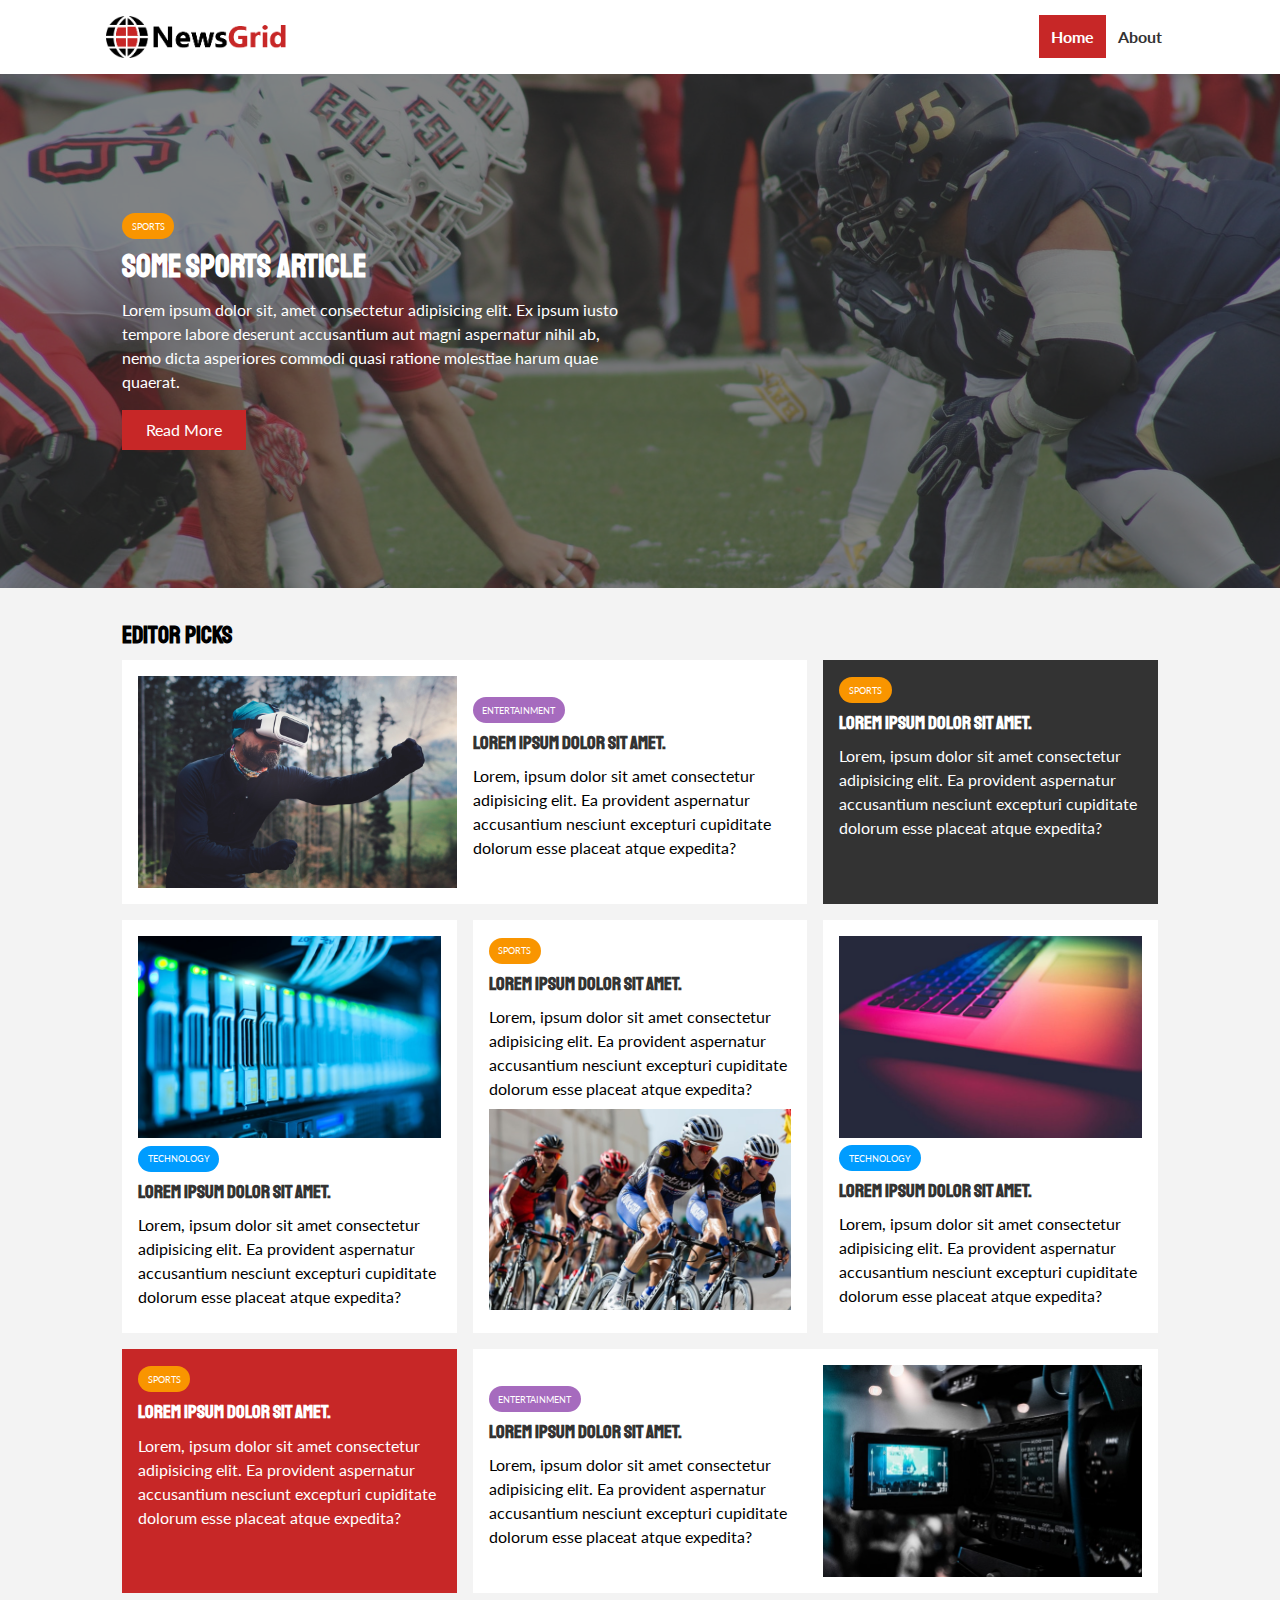
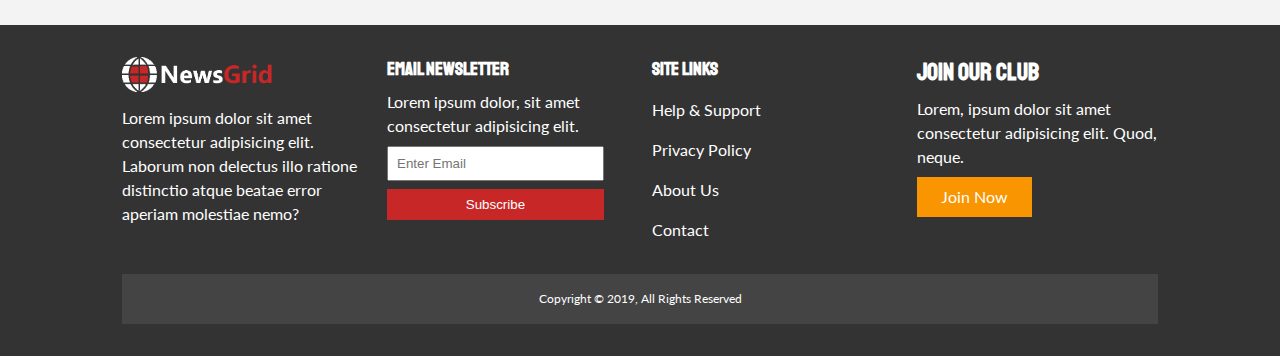
<file: index.html>
<!DOCTYPE html>
<html lang="en">
<head>
  <meta charset="UTF-8">
  <meta name="viewport" content="width=device-width, initial-scale=1.0">
  <meta http-equiv="X-UA-Compatible" content="ie=edge">
  <link rel="stylesheet" href="https://use.fontawesome.com/releases/v5.8.2/css/all.css" integrity="sha384-oS3vJWv+0UjzBfQzYUhtDYW+Pj2yciDJxpsK1OYPAYjqT085Qq/1cq5FLXAZQ7Ay" crossorigin="anonymous">
  <link href="https://fonts.googleapis.com/css?family=Lato|Staatliches&display=swap" rel="stylesheet">
  <link rel="stylesheet" href="css/style.css">
  <link rel="stylesheet" media="screen and (max-width: 768px)" href="css/mobil.css">
  <link rel="shortcut icon" href="/NewsGrid/favicon.ico" type="image/x-icon">
  <title>NewGrid | Latest News</title>
</head>
<body>
  <nav id="main-nav">
    <div class="container">
      <img src="img/logo.png" alt="NewsGrid" class="logo">
      <div class="social">
        <a href="http://facebook.com" target="_blank"><i class="fab fa-facebook fa-2x"></i></a>
        <a href="http://twitter.com" target="_blank"><i class="fab fa-twitter fa-2x"></i></a>
        <a href="http://instagram.com" target="_blank"><i class="fab fa-instagram fa-2x"></i></a>
        <a href="http://youtube.com" target="_blank"><i class="fab fa-youtube fa-2x"></i></a>
      </div>
      <ul>
        <li><a href="index.html" class="current">Home</a></li>
        <li><a href="about.html" class="about">About</a></li>
      </ul>
    </div>
  </nav>
  <!-- showcase -->
  <header id="showcase">
    <div class="container">
      <div class="showcase-container">
        <div class="showcase-content">
          <div class="category category-sports">Sports</div>
          <h1>Some Sports Article</h1>
          <p>Lorem ipsum dolor sit, amet consectetur adipisicing elit. Ex ipsum iusto tempore labore deserunt accusantium aut magni aspernatur nihil ab, nemo dicta asperiores commodi quasi ratione molestiae harum quae quaerat.</p>
          <a href="article.html" class="btn btn-primary">Read More</a>
        </div>
      </div>
    </div>
  </header>

  <!-- Home Articles -->
  <section id="home-articles" class="py-2">
    <div class="container">
      <h2>Editor Picks</h2>
      <div class="articles-container">
        <article class="card">
          <img src="img/articles/ent1.jpg" alt="">
          <div>
            <div class="category category-ent">Entertainment</div>
            <h3>
              <a href="article.html">Lorem ipsum dolor sit amet.</a>
            </h3>
            <p>Lorem, ipsum dolor sit amet consectetur adipisicing elit. Ea provident aspernatur accusantium nesciunt excepturi cupiditate dolorum esse placeat atque expedita?</p>
          </div>
        </article>
        <article class="card bg-dark">
          <div class="category category-sports">Sports</div>
          <h3>
            <a href="article.html">Lorem ipsum dolor sit amet.</a>
          </h3>
          <p>Lorem, ipsum dolor sit amet consectetur adipisicing elit. Ea provident aspernatur accusantium nesciunt excepturi cupiditate dolorum esse placeat atque expedita?</p>
        </article>
        <article class="card">
          <img src="img/articles/tech1.jpg" alt="">
          <div class="category category-tech">Technology</div>
          <h3>
            <a href="article.html">Lorem ipsum dolor sit amet.</a>
          </h3>
          <p>Lorem, ipsum dolor sit amet consectetur adipisicing elit. Ea provident aspernatur accusantium nesciunt excepturi cupiditate dolorum esse placeat atque expedita?</p>
        </article>
        <article class="card">
          <div class="category category-sports">Sports</div>
          <h3>
            <a href="article.html">Lorem ipsum dolor sit amet.</a>
          </h3>
          <p>Lorem, ipsum dolor sit amet consectetur adipisicing elit. Ea provident aspernatur accusantium nesciunt excepturi cupiditate dolorum esse placeat atque expedita?</p>
          <img src="img/articles/sports1.jpg" alt="">
        </article>
        <article class="card">
          <img src="img/articles/tech2.jpg" alt="">
          <div class="category category-tech">Technology</div>
          <h3>
            <a href="article.html">Lorem ipsum dolor sit amet.</a>
          </h3>
          <p>Lorem, ipsum dolor sit amet consectetur adipisicing elit. Ea provident aspernatur accusantium nesciunt excepturi cupiditate dolorum esse placeat atque expedita?</p>
        </article>
        <article class="card bg-primary">
          <div class="category category-sports">Sports</div>
          <h3>
            <a href="article.html">Lorem ipsum dolor sit amet.</a>
          </h3>
          <p>Lorem, ipsum dolor sit amet consectetur adipisicing elit. Ea provident aspernatur accusantium nesciunt excepturi cupiditate dolorum esse placeat atque expedita?</p>
        </article>
        <article class="card">
          <div>
            <div class="category category-ent">Entertainment</div>
            <h3>
              <a href="article.html">Lorem ipsum dolor sit amet.</a>
            </h3>
            <p>Lorem, ipsum dolor sit amet consectetur adipisicing elit. Ea provident aspernatur accusantium nesciunt excepturi cupiditate dolorum esse placeat atque expedita?</p>
          </div>
          <img src="img/articles/ent2.jpg" alt="">
        </article>
      </div>
    </div>
  </section>

  <!-- footer -->

  <footer id="main-footer" class="py-2">
    <div class="container footer-container">
      <div>
        <img src="img/logo_light.png" alt="NewsGrid">
        <p>Lorem ipsum dolor sit amet consectetur adipisicing elit. Laborum non delectus illo ratione distinctio atque beatae error aperiam molestiae nemo?</p>
      </div>
      <div>
        <h3>Email Newsletter</h3>
        <p>Lorem ipsum dolor, sit amet consectetur adipisicing elit.</p>
        <form name="contact" method="POST" data-netlify="ture">
          <input type="email" name="email" placeholder="Enter Email">
          <input type="submit" value="Subscribe" class="btn btn-primary">
        </form>
      </div>
      <div>
        <h3>Site Links</h3>
        <ul class="list">
          <li><a href="#">Help & Support</a></li>
          <li><a href="#">Privacy Policy</a></li>
          <li><a href="#">About Us</a></li>
          <li><a href="#">Contact</a></li>
        </ul>
      </div>
      <div>
        <h2>Join Our Club</h2>
        <p>Lorem, ipsum dolor sit amet consectetur adipisicing elit. Quod, neque.</p>
        <a href="#" class="btn btn-secondary">Join Now</a>
      </div>
      <div>
        <p>
          Copyright &copy; 2019, All Rights Reserved
        </p>
      </div>
    </div>
  </footer>
</body>
</html>
</file>
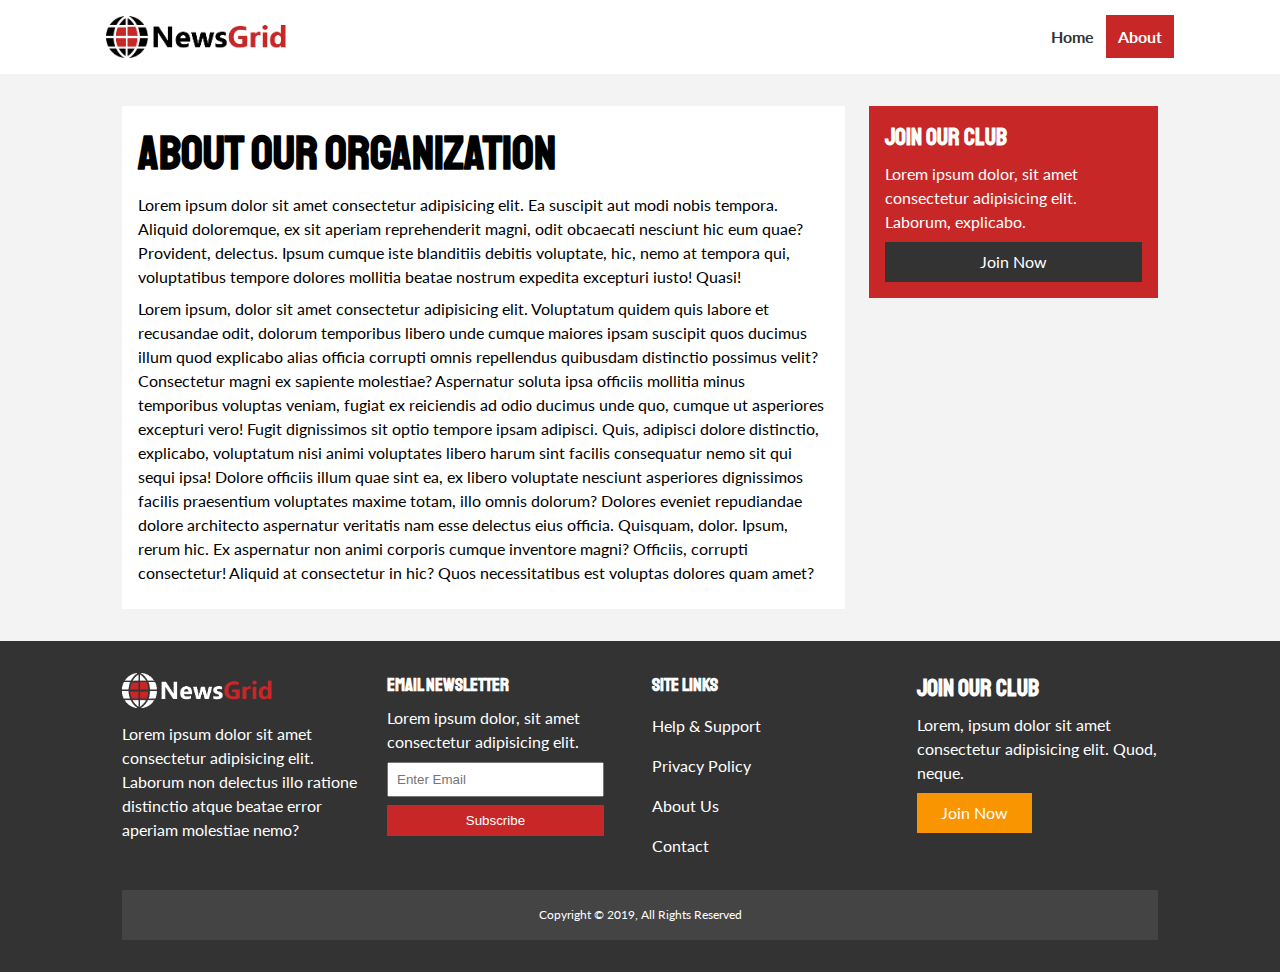
<file: about.html>
<!DOCTYPE html>
<html lang="en">
<head>
  <meta charset="UTF-8">
  <meta name="viewport" content="width=device-width, initial-scale=1.0">
  <meta http-equiv="X-UA-Compatible" content="ie=edge">
  <link rel="stylesheet" href="https://use.fontawesome.com/releases/v5.8.2/css/all.css" integrity="sha384-oS3vJWv+0UjzBfQzYUhtDYW+Pj2yciDJxpsK1OYPAYjqT085Qq/1cq5FLXAZQ7Ay" crossorigin="anonymous">
  <link href="https://fonts.googleapis.com/css?family=Lato|Staatliches&display=swap" rel="stylesheet">
  <link rel="stylesheet" href="css/style.css">
  <link rel="stylesheet" media="screen and (max-width: 768px)" href="css/mobil.css">
  <link rel="shortcut icon" href="/NewsGrid/favicon.ico" type="image/x-icon">
  <title>NewGrid | About</title>
</head>
<body>
  <nav id="main-nav">
    <div class="container">
      <img src="img/logo.png" alt="NewsGrid" class="logo">
      <div class="social">
        <a href="http://facebook.com" target="_blank"><i class="fab fa-facebook fa-2x"></i></a>
        <a href="http://twitter.com" target="_blank"><i class="fab fa-twitter fa-2x"></i></a>
        <a href="http://instagram.com" target="_blank"><i class="fab fa-instagram fa-2x"></i></a>
        <a href="http://youtube.com" target="_blank"><i class="fab fa-youtube fa-2x"></i></a>
      </div>
      <ul>
        <li><a href="index.html" >Home</a></li>
        <li><a href="about.html" class="current">About</a></li>
      </ul>
    </div>
  </nav>

  <section id="about">
    <div class="container">
      <div class="page-container">
        <article class="card">
          <h1 class="l-heading">About Our Organization</h1>
          <p>Lorem ipsum dolor sit amet consectetur adipisicing elit. Ea suscipit aut modi nobis tempora. Aliquid doloremque, ex sit aperiam reprehenderit magni, odit obcaecati nesciunt hic eum quae? Provident, delectus. Ipsum cumque iste blanditiis debitis voluptate, hic, nemo at tempora qui, voluptatibus tempore dolores mollitia beatae nostrum expedita excepturi iusto! Quasi!</p>
          <p>Lorem ipsum, dolor sit amet consectetur adipisicing elit. Voluptatum quidem quis labore et recusandae odit, dolorum temporibus libero unde cumque maiores ipsam suscipit quos ducimus illum quod explicabo alias officia corrupti omnis repellendus quibusdam distinctio possimus velit? Consectetur magni ex sapiente molestiae? Aspernatur soluta ipsa officiis mollitia minus temporibus voluptas veniam, fugiat ex reiciendis ad odio ducimus unde quo, cumque ut asperiores excepturi vero! Fugit dignissimos sit optio tempore ipsam adipisci. Quis, adipisci dolore distinctio, explicabo, voluptatum nisi animi voluptates libero harum sint facilis consequatur nemo sit qui sequi ipsa! Dolore officiis illum quae sint ea, ex libero voluptate nesciunt asperiores dignissimos facilis praesentium voluptates maxime totam, illo omnis dolorum? Dolores eveniet repudiandae dolore architecto aspernatur veritatis nam esse delectus eius officia. Quisquam, dolor. Ipsum, rerum hic. Ex aspernatur non animi corporis cumque inventore magni? Officiis, corrupti consectetur! Aliquid at consectetur in hic? Quos necessitatibus est voluptas dolores quam amet?</p>
        </article>
        <aside class="card bg-primary">
          <h2>Join Our Club</h2>
          <p>Lorem ipsum dolor, sit amet consectetur adipisicing elit. Laborum, explicabo.</p>
          <a href="#" class="btn btn-dark btn-block">Join Now</a>
        </aside>
      </div>
    </div>
  </section>


  <!-- footer -->

  <footer id="main-footer" class="py-2">
    <div class="container footer-container">
      <div>
        <img src="img/logo_light.png" alt="NewsGrid">
        <p>Lorem ipsum dolor sit amet consectetur adipisicing elit. Laborum non delectus illo ratione distinctio atque beatae error aperiam molestiae nemo?</p>
      </div>
      <div>
        <h3>Email Newsletter</h3>
        <p>Lorem ipsum dolor, sit amet consectetur adipisicing elit.</p>
        <form name="contact" method="POST" data-netlify="ture">
          <input type="email" name="email" placeholder="Enter Email">
          <input type="submit" value="Subscribe" class="btn btn-primary">
        </form>
      </div>
      <div>
        <h3>Site Links</h3>
        <ul class="list">
          <li><a href="#">Help & Support</a></li>
          <li><a href="#">Privacy Policy</a></li>
          <li><a href="#">About Us</a></li>
          <li><a href="#">Contact</a></li>
        </ul>
      </div>
      <div>
        <h2>Join Our Club</h2>
        <p>Lorem, ipsum dolor sit amet consectetur adipisicing elit. Quod, neque.</p>
        <a href="#" class="btn btn-secondary">Join Now</a>
      </div>
      <div>
        <p>
          Copyright &copy; 2019, All Rights Reserved
        </p>
      </div>
    </div>
  </footer>
</body>
</html>
</file>
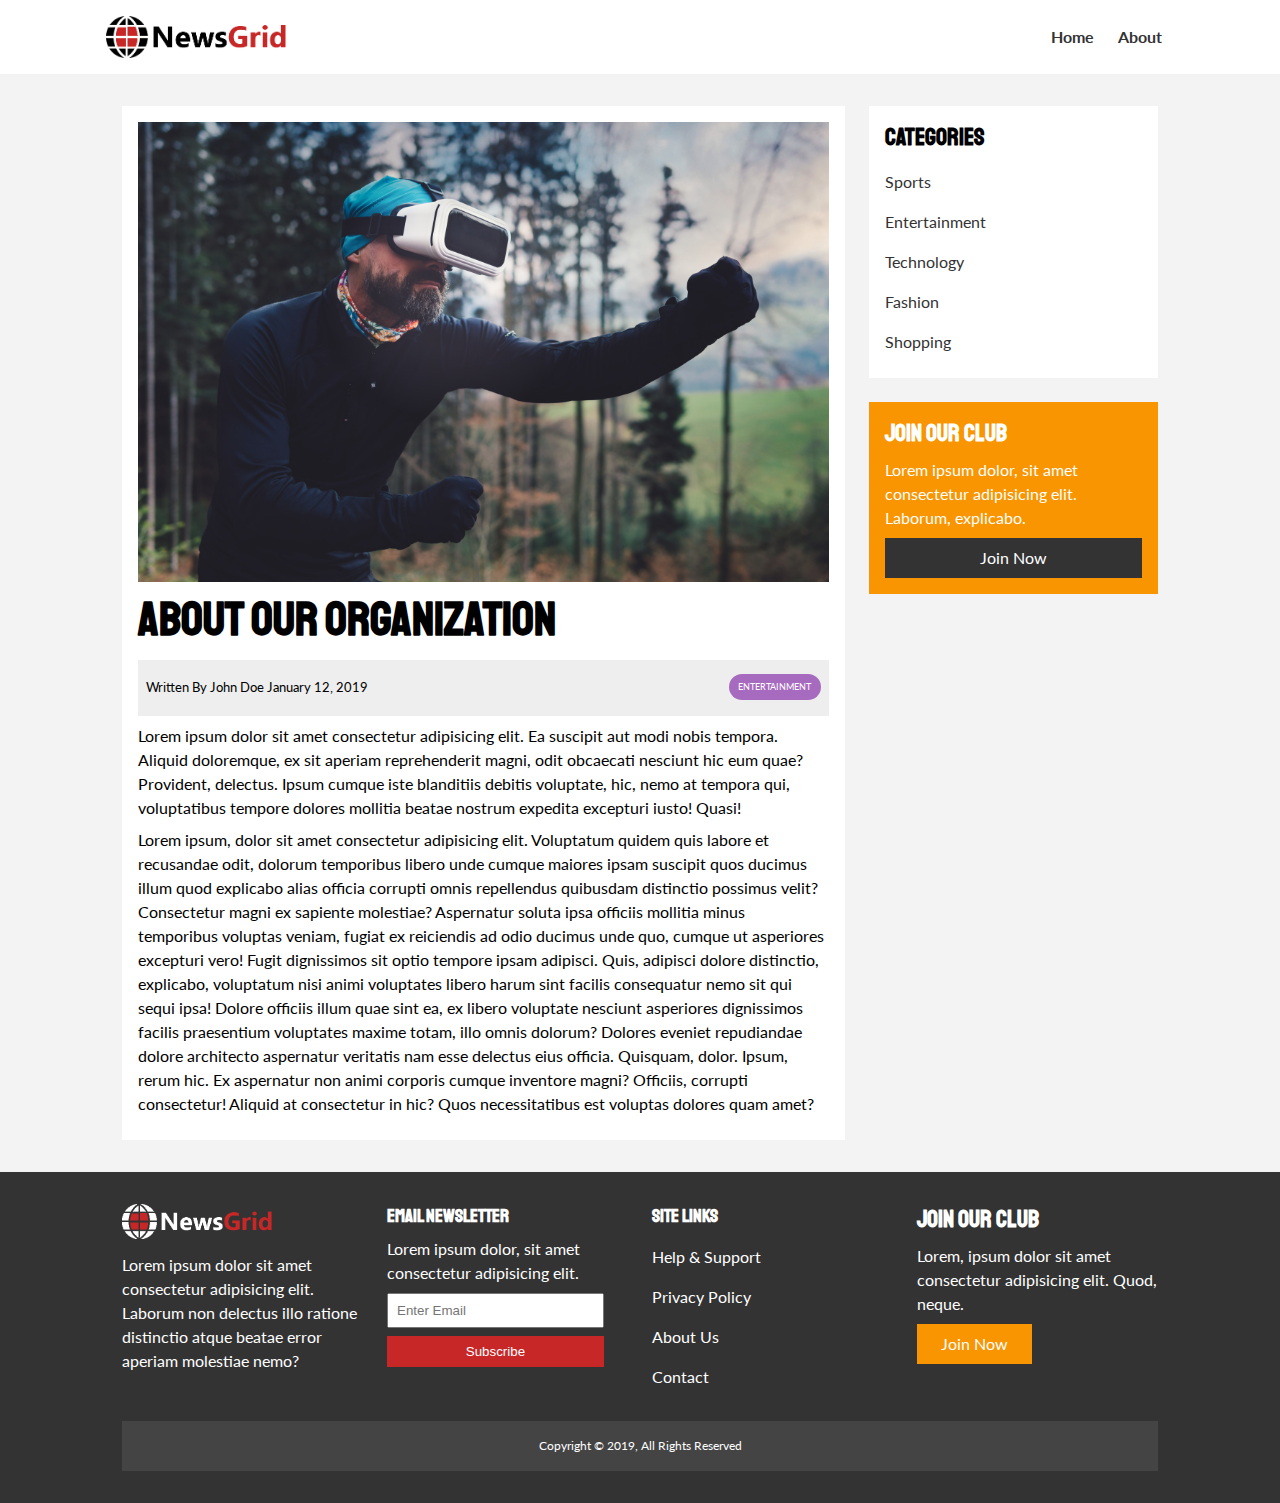
<file: article.html>
<!DOCTYPE html>
<html lang="en">
<head>
  <meta charset="UTF-8">
  <meta name="viewport" content="width=device-width, initial-scale=1.0">
  <meta http-equiv="X-UA-Compatible" content="ie=edge">
  <link rel="stylesheet" href="https://use.fontawesome.com/releases/v5.8.2/css/all.css" integrity="sha384-oS3vJWv+0UjzBfQzYUhtDYW+Pj2yciDJxpsK1OYPAYjqT085Qq/1cq5FLXAZQ7Ay" crossorigin="anonymous">
  <link href="https://fonts.googleapis.com/css?family=Lato|Staatliches&display=swap" rel="stylesheet">
  <link rel="stylesheet" href="css/style.css">
  <link rel="stylesheet" media="screen and (max-width: 768px)" href="css/mobil.css">
  <link rel="shortcut icon" href="/NewsGrid/favicon.ico" type="image/x-icon">
  <title>NewGrid | Latest News</title>
</head>
<body>
  <nav id="main-nav">
    <div class="container">
      <img src="img/logo.png" alt="NewsGrid" class="logo">
      <div class="social">
        <a href="http://facebook.com" target="_blank"><i class="fab fa-facebook fa-2x"></i></a>
        <a href="http://twitter.com" target="_blank"><i class="fab fa-twitter fa-2x"></i></a>
        <a href="http://instagram.com" target="_blank"><i class="fab fa-instagram fa-2x"></i></a>
        <a href="http://youtube.com" target="_blank"><i class="fab fa-youtube fa-2x"></i></a>
      </div>
      <ul>
        <li><a href="index.html">Home</a></li>
        <li><a href="about.html">About</a></li>
      </ul>
    </div>
  </nav>

  <section id="article">
    <div class="container">
      <div class="page-container">
        <article class="card">
          <img src="img/articles/ent1.jpg" alt="">
          <h1 class="l-heading">About Our Organization</h1>
          <div class="meta">
            <small>
              <i class="fas fa-user"></i> Written By John Doe January 12, 2019
            </small>
            <div class="category category-ent">Entertainment</div>
          </div>
          <p>Lorem ipsum dolor sit amet consectetur adipisicing elit. Ea suscipit aut modi nobis tempora. Aliquid doloremque, ex sit aperiam reprehenderit magni, odit obcaecati nesciunt hic eum quae? Provident, delectus. Ipsum cumque iste blanditiis debitis voluptate, hic, nemo at tempora qui, voluptatibus tempore dolores mollitia beatae nostrum expedita excepturi iusto! Quasi!</p>
          <p>Lorem ipsum, dolor sit amet consectetur adipisicing elit. Voluptatum quidem quis labore et recusandae odit, dolorum temporibus libero unde cumque maiores ipsam suscipit quos ducimus illum quod explicabo alias officia corrupti omnis repellendus quibusdam distinctio possimus velit? Consectetur magni ex sapiente molestiae? Aspernatur soluta ipsa officiis mollitia minus temporibus voluptas veniam, fugiat ex reiciendis ad odio ducimus unde quo, cumque ut asperiores excepturi vero! Fugit dignissimos sit optio tempore ipsam adipisci. Quis, adipisci dolore distinctio, explicabo, voluptatum nisi animi voluptates libero harum sint facilis consequatur nemo sit qui sequi ipsa! Dolore officiis illum quae sint ea, ex libero voluptate nesciunt asperiores dignissimos facilis praesentium voluptates maxime totam, illo omnis dolorum? Dolores eveniet repudiandae dolore architecto aspernatur veritatis nam esse delectus eius officia. Quisquam, dolor. Ipsum, rerum hic. Ex aspernatur non animi corporis cumque inventore magni? Officiis, corrupti consectetur! Aliquid at consectetur in hic? Quos necessitatibus est voluptas dolores quam amet?</p>
        </article>

        <aside id="category" class="card">
          <h2>categories</h2>
          <ul class="list">
            <li><a href="#"><i class="fas fa-chevron-right"></i> Sports</a></li>
            <li><a href="#"><i class="fas fa-chevron-right"></i> Entertainment</a></li>
            <li><a href="#"><i class="fas fa-chevron-right"></i> Technology</a></li>
            <li><a href="#"><i class="fas fa-chevron-right"></i> Fashion</a></li>
            <li><a href="#"><i class="fas fa-chevron-right"></i> Shopping</a></li>
          </ul>
        </aside>

        <aside class="card bg-secondary">
          <h2>Join Our Club</h2>
          <p>Lorem ipsum dolor, sit amet consectetur adipisicing elit. Laborum, explicabo.</p>
          <a href="#" class="btn btn-dark btn-block">Join Now</a>
        </aside>
      </div>
    </div>
  </section>

  <!-- footer -->

  <footer id="main-footer" class="py-2">
    <div class="container footer-container">
      <div>
        <img src="img/logo_light.png" alt="NewsGrid">
        <p>Lorem ipsum dolor sit amet consectetur adipisicing elit. Laborum non delectus illo ratione distinctio atque beatae error aperiam molestiae nemo?</p>
      </div>
      <div>
        <h3>Email Newsletter</h3>
        <p>Lorem ipsum dolor, sit amet consectetur adipisicing elit.</p>
        <form name="contact" method="POST" data-netlify="ture">
          <input type="email" name="email" placeholder="Enter Email">
          <input type="submit" value="Subscribe" class="btn btn-primary">
        </form>
      </div>
      <div>
        <h3>Site Links</h3>
        <ul class="list">
          <li><a href="#">Help & Support</a></li>
          <li><a href="#">Privacy Policy</a></li>
          <li><a href="#">About Us</a></li>
          <li><a href="#">Contact</a></li>
        </ul>
      </div>
      <div>
        <h2>Join Our Club</h2>
        <p>Lorem, ipsum dolor sit amet consectetur adipisicing elit. Quod, neque.</p>
        <a href="#" class="btn btn-secondary">Join Now</a>
      </div>
      <div>
        <p>
          Copyright &copy; 2019, All Rights Reserved
        </p>
      </div>
    </div>
  </footer>
</body>
</html>
</file>
<file: css/style.css>
:root {
  --primary-color: #c72727;
  --secondary-color: #f99500;
  --light-color: #f3f3f3;
  --dark-color: #333;
  --max-width: 1100px;
}

.category {
  --sports-color: #f99500;
  --ent-color: #a66bbe;
  --tech-color: #009cff;
}

* {
  margin: 0;
  padding: 0;
  box-sizing: border-box;
}

body {
  font-family: 'lato', sans-serif;
  line-height: 1.5;
  background: var(--light-color);
}

a {
  color: #333;
  text-decoration: none;
}

p {
  margin: .5rem 0;
}

ul {
  list-style: none;
}

img {
  width: 100%;
}

h1, h2, h3, h4, h5, h6 {
  font-family: 'staatliches', cursive;
  margin-bottom: .55rem;
  line-height: 1.3;
}

/* Utility */
.container {
  max-width: var(--max-width);
  margin: auto;
  padding: 0 2rem;
  overflow: hidden;
}

.category {
  display: inline-block;
  color: #fff;
  font-size: 0.55rem;
  text-transform: uppercase;
  padding: 0.4rem 0.6rem;
  border-radius: 15px;
  margin-bottom: 0.5rem;
}

.category-sports { background: var(--sports-color) }
.category-ent { background: var(--ent-color) }
.category-tech { background: var(--tech-color) }

.btn {
  display: inline-block;
  border: none;
  background: var(--dark-color);
  color: #fff;
  padding: 0.5rem 1.5rem;
}

.btn-light { background: var(--light-color) }
.btn-primary { background: var(--primary-color) }
.btn-secondary { background: var(--secondary-color) }

.btn-block {
  display: block;
  width: 100%;
  text-align: center;
}

.btn:hover {
  opacity: 0.9;
}

.card {
  background: #fff;
  padding: 1rem;
}

.bg-dark {
  background: var(--dark-color);
  color: #fff;
}

.bg-primary {
  background: var(--primary-color);
  color: #fff;
}

.bg-secondary {
  background: var(--secondary-color);
  color: #fff;
}

.bg-dark h1,
.bg-dark h2,
.bg-dark h3,
.bg-dark a,
.bg-primary h1,
.bg-primary h2,
.bg-primary h3,
.bg-primary a,
.bg-secondary h1,
.bg-secondary h2,
.bg-secondary h3,
.bg-secondary a {
  color: #fff;
}

.py-1 { padding: 1.5rem 0 }
.py-2 { padding: 2rem 0 }
.py-3 { padding: 3rem 0 }
.p-1 { padding: 1.5rem }
.p-2 { padding: 2rem }
.p-3 { padding: 3rem }

.l-heading {
  font-size: 3rem;
}


.list li {
  padding: .5rem 0;
  width: 90%;
}

/* Inner page grid container */
.page-container {
  display: grid;
  grid-template-columns: 5fr 2fr;
  margin: 2rem 0;
  grid-gap: 1.5rem;
}

.page-container > *:first-child {
  grid-row: 1 / span 3;
}

/* Navigation */
#main-nav {
  background: #fff;
  position: sticky;
  top: 0;
  z-index: 2;
}

#main-nav .container {
  display: grid;
  grid-template-columns: 6fr 3fr 2fr;
  padding: 1rem;
  align-items: center;
  /* border: 2px solid coral; */
}

#main-nav .logo {
  width: 180px;
  /* border: 2px solid coral; */
}

#main-nav ul {
  justify-self: end;
  display: flex;
  /* border: 2px solid coral; */
}

#main-nav ul li a {
  padding: 0.75rem;
  font-weight: bold;
}

#main-nav ul li a.current {
  background: var(--primary-color);
  color: #fff;
}

#main-nav ul li a:hover {
  background: var(--light-color);
  color: var(--dark-color);
}

#main-nav .social {
  justify-self: left;
  /* border: 2px solid coral; */
}

#main-nav .social i {
  color: #777;
  margin-right: .5rem;
}

/* showcase */
#showcase {
  color: #fff;
  background: #333;
  padding: 2rem;
  position: relative;
}

#showcase::before {
  content: '';
  background: url(../img/featured.jpg) no-repeat center center/cover;
  position: absolute;
  top: 0;
  left: 0;
  width: 100%;
  height: 100%;
  opacity: 0.4;
}

#showcase .showcase-container {
  display: grid;
  grid-template-columns: repeat(2, 1fr);
  justify-content: center;
  align-items: center;
  height: 50vh;
}

#showcase .showcase-content {
  z-index: 1;
}

#showcase .showcase-content p {
  margin-bottom: 1rem;
}

/* Home Articles */
#home-articles .articles-container {
  display: grid;
  grid-template-columns: repeat(3, 1fr);
  grid-gap: 1rem;
}

#home-articles .articles-container > *:first-child,
#home-articles .articles-container > *:last-child {
  display: grid;
  grid-template-columns: repeat(2, 1fr);
  grid-gap: 1rem;
  grid-column: 1 / span 2;
  align-items: center;
}

#home-articles .articles-container > *:last-child {
  grid-column: 2 / span 2;
}

#article .meta {
  display: flex;
  justify-content: space-between;
  align-items: center;
  background: #eee;
  padding: .5rem;
}

#article .meta .category {
  margin-top: .4rem;
}

/* Footer */
#main-footer {
  background: var(--dark-color);
  color: #fff;
}

#main-footer img {
  width: 150px;
}

#main-footer a {
  color: #fff;
}

#main-footer .list li a:hover {
  color: var(--primary-color);
}

#main-footer .footer-container {
  display: grid;
  grid-template-columns: repeat(4, 1fr);
  grid-gap: 1.5rem;
}

#main-footer .footer-container > *:last-child {
  background: #444;
  grid-column: 1 / span 4;
  padding: .5rem;
  text-align: center;
  font-size: 0.75rem;
}

#main-footer .footer-container input[type='email'] {
  width: 90%;
  padding: 0.5rem;
  margin-bottom: 0.5rem;
}

#main-footer .footer-container input[type="submit"] {
  width: 90%;
}
</file>
<file: css/mobil.css>
/* Navigation */
#main-nav .social {
  display: none;
}

#main-nav .container {
  grid-template-columns: 1fr;
  grid-gap: 1.2rem;
}

#main-nav ul,
#main-nav .logo {
  justify-self: center;
}

#main-nav ul li a {
  padding: .50rem;
}

#home-articles .articles-container {
  grid-template-columns: repeat(2, 1fr);
}

#home-articles .articles-container > *:first-child,
#home-articles .articles-container > *:last-child {
  grid-template-columns: 1fr;
  grid-column: 1;
}

@media(max-width: 600px) {
  #showcase .showcase-container,
  #home-articles .articles-container,
  #main-footer .footer-container {
    grid-template-columns: 1fr;
  }

  #main-footer .footer-container > *:last-child {
    grid-column: 1;
  }

  #main-footer .footer-container > * {
    padding-bottom: 1rem;
  }

  #main-footer .footer-container > *:last-child, #main-footer .footer-container > *:nth-child(3),
  #main-footer .footer-container > *:nth-child(4),
   {
    border: none;
  }

  .page-container {
    grid-template-columns: 1fr;
    text-align: center;
  }

  .l-heading {
    font-size: 2rem;
  }
}
</file>
